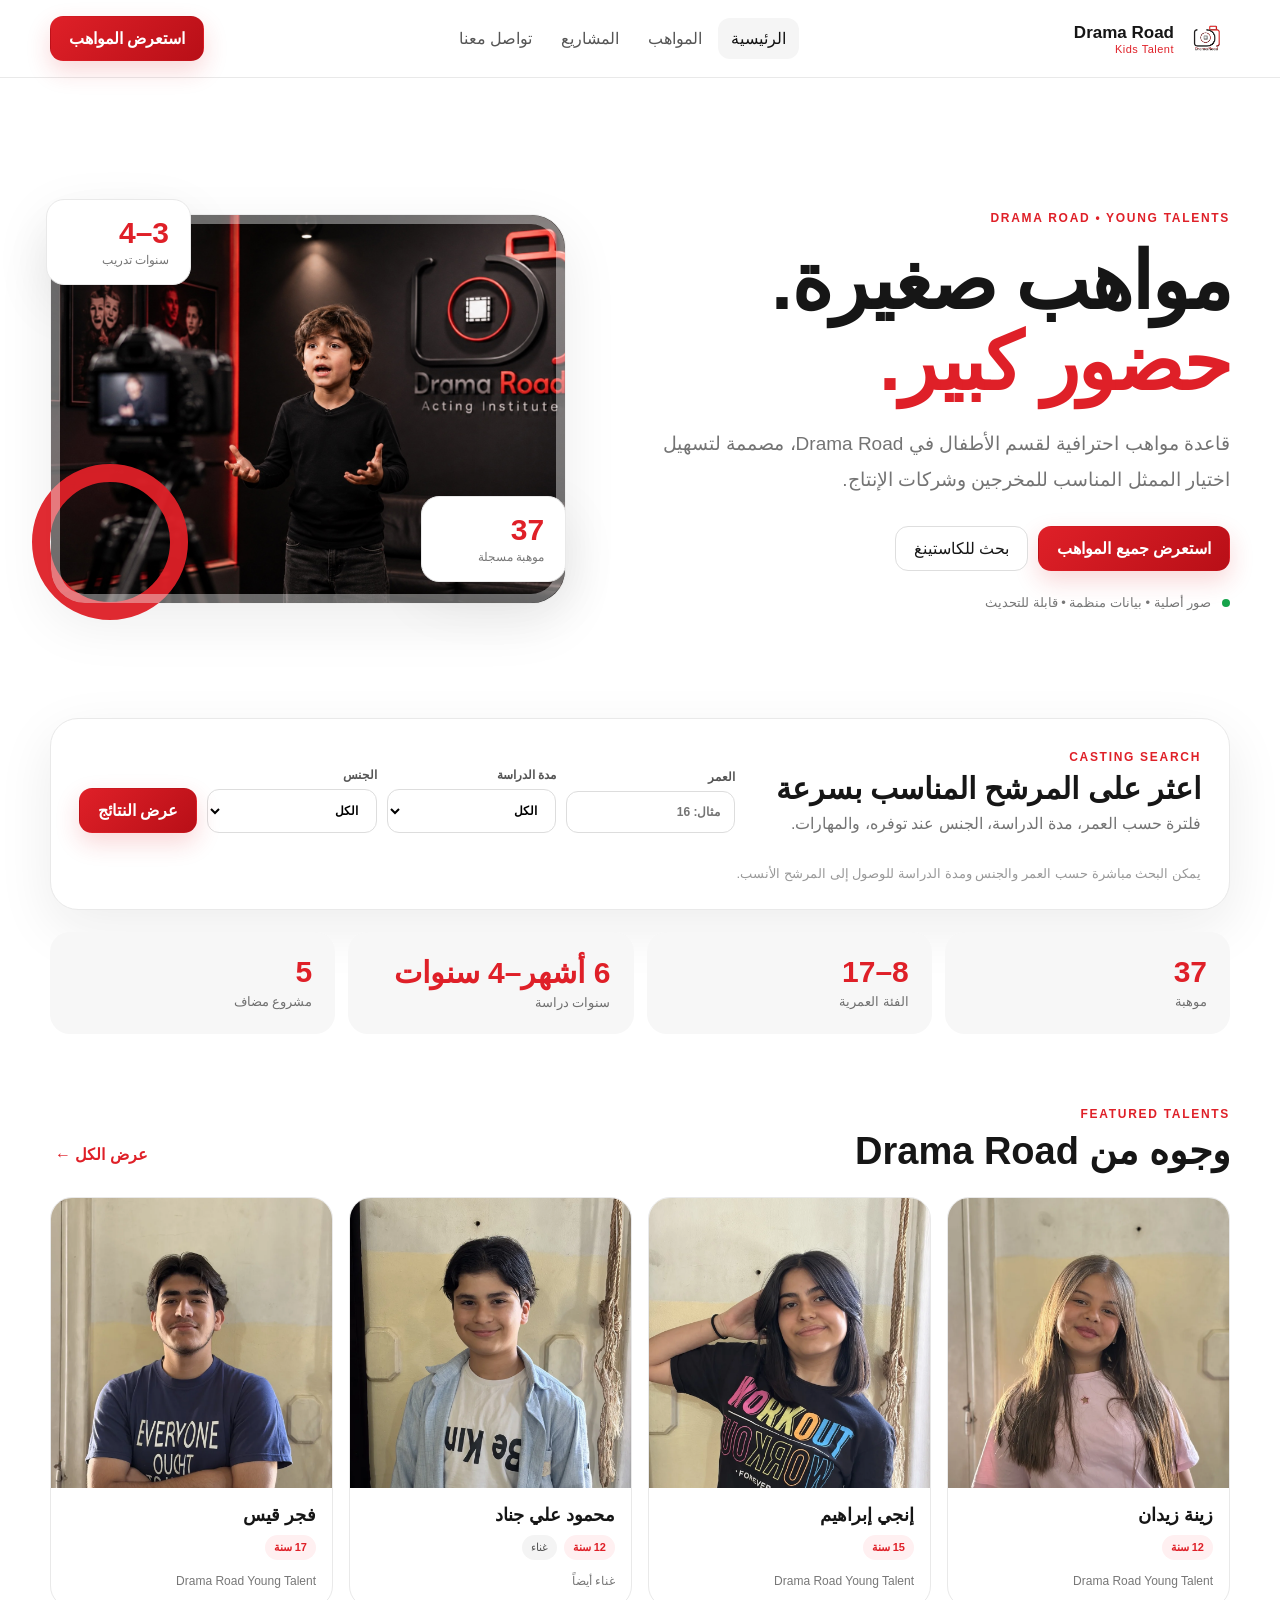
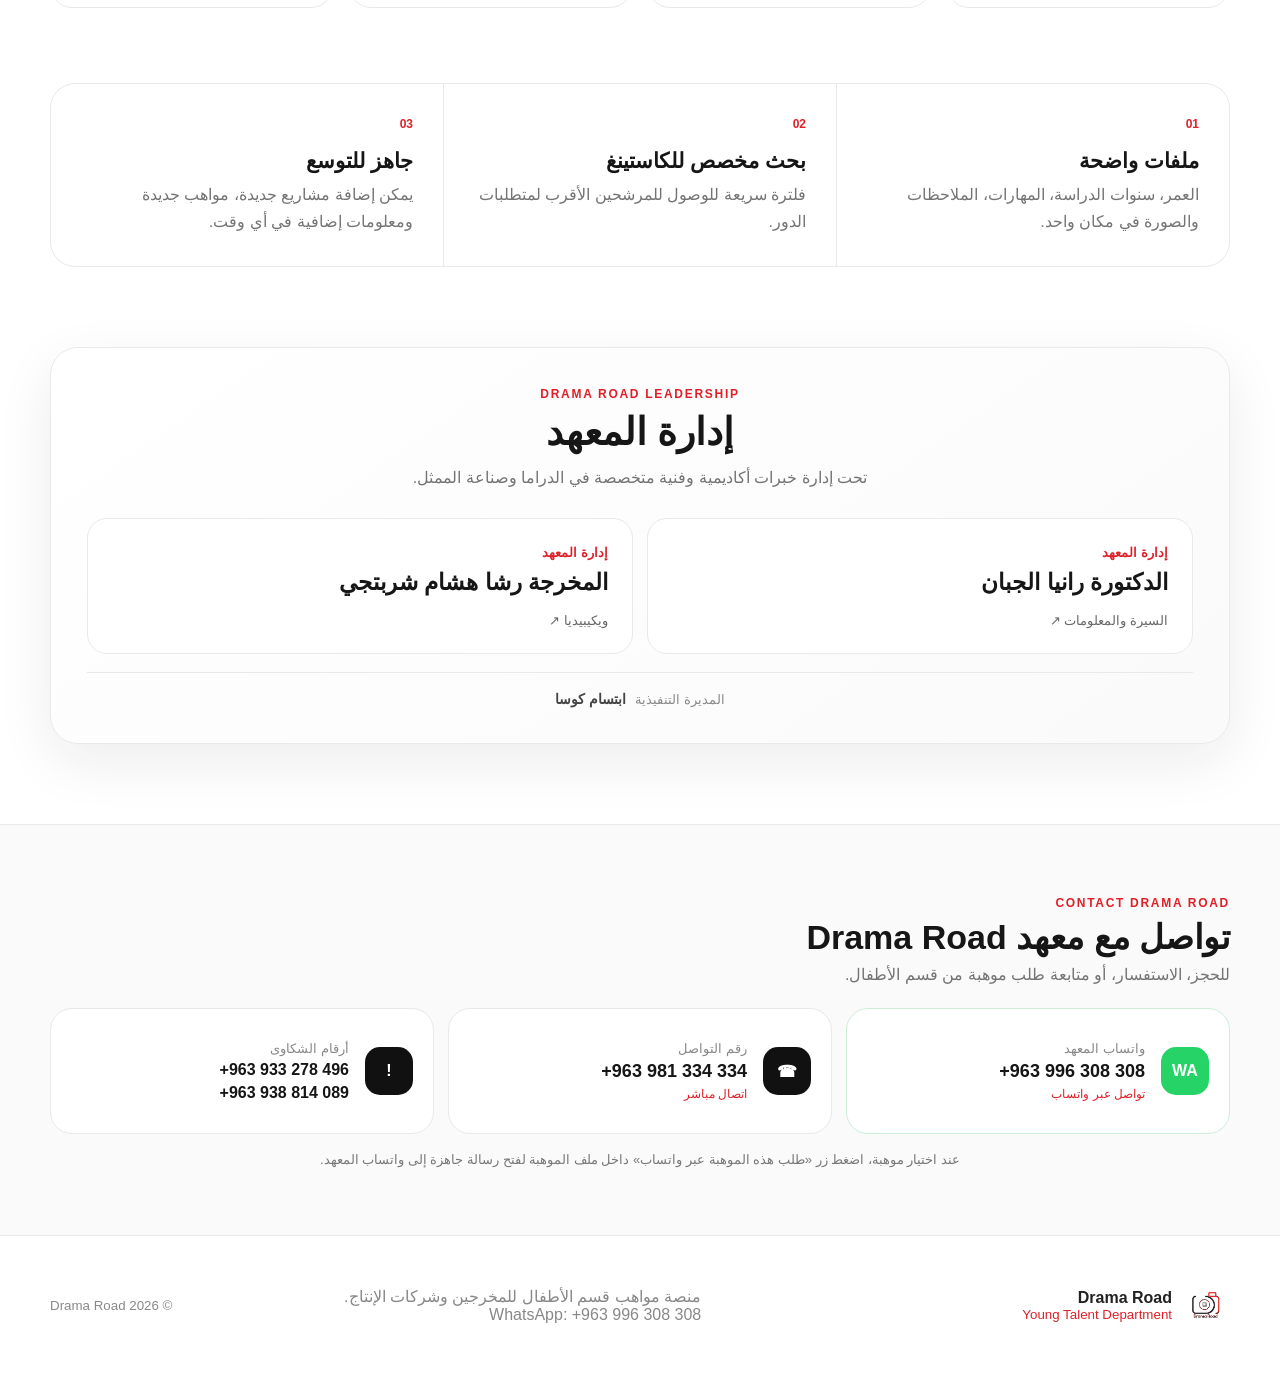
<file: index.html>
<!doctype html>
<html lang="ar" dir="rtl">
<head>
  <meta charset="utf-8">
  <meta name="viewport" content="width=device-width,initial-scale=1,viewport-fit=cover">
  <meta name="theme-color" content="#ffffff">
  <meta name="description" content="Drama Road Kids - قاعدة مواهب قسم الأطفال في معهد Drama Road">
  <title>Drama Road Kids | المواهب</title>
  <link rel="stylesheet" href="style.css">
</head>
<body>
<header class="topbar">
  <button class="brand" data-view="home" aria-label="Drama Road Home">
    <img src="logo.webp" alt="Drama Road">
    <span><b>Drama Road</b><small>Kids Talent</small></span>
  </button>
  <nav>
    <button data-view="home" class="nav-btn active">الرئيسية</button>
    <button data-view="talents" class="nav-btn">المواهب</button>
    <button data-view="projects" class="nav-btn">المشاريع</button>
    <button data-scroll="contact" class="nav-btn">تواصل معنا</button>
  </nav>
  <button class="primary desktop-cta" data-view="talents">استعرض المواهب</button>
</header>

<main>
  <section id="home" class="view active">
    <div class="hero shell">
      <div class="hero-copy">
        <span class="eyebrow">DRAMA ROAD • YOUNG TALENTS</span>
        <h1>مواهب صغيرة.<br><em>حضور كبير.</em></h1>
        <p>قاعدة مواهب احترافية لقسم الأطفال في Drama Road، مصممة لتسهيل اختيار الممثل المناسب للمخرجين وشركات الإنتاج.</p>
        <div class="hero-actions">
          <button class="primary" data-view="talents">استعرض جميع المواهب</button>
          <button class="ghost" data-scroll="casting">بحث للكاستينغ</button>
        </div>
        <div class="trust"><i></i> صور أصلية • بيانات منظمة • قابلة للتحديث</div>
      </div>
      <div class="hero-visual">
        <div class="portrait-frame"><img src="hero-drama-road.jpeg" alt="طفل أثناء تدريب تمثيل في معهد Drama Road"></div>
        <div class="float-card"><strong>20</strong><span>موهبة مسجلة</span></div>
        <div class="float-card second"><strong>3–4</strong><span>سنوات تدريب</span></div>
      </div>
    </div>

    <div id="casting" class="casting shell">
      <div class="casting-intro">
        <span class="eyebrow">CASTING SEARCH</span>
        <h2>اعثر على المرشح المناسب بسرعة</h2>
        <p>فلترة حسب العمر، مدة الدراسة، الجنس عند توفره، والمهارات.</p>
      </div>
      <div class="casting-controls">
        <label>العمر<input id="quickAge" type="number" min="0.5" max="25" step="0.5" placeholder="مثال: 16"></label>
        <label>مدة الدراسة<select id="quickYears"><option value="">الكل</option><option value="0.5">6 أشهر</option><option value="3">3 سنوات</option><option value="4">4 سنوات</option></select></label>
        <label>الجنس<select id="quickGender"><option value="">الكل</option><option value="أنثى">بنت</option><option value="ذكر">ولد</option></select></label>
        <button class="primary" id="quickSearch">عرض النتائج</button>
      </div>
      <small class="privacy-note">يمكن البحث مباشرة حسب العمر والجنس ومدة الدراسة للوصول إلى المرشح الأنسب.</small>
    </div>

    <div class="stats shell">
      <article><b id="talentCount">20</b><span>موهبة</span></article>
      <article><b>8–17</b><span>الفئة العمرية</span></article>
      <article><b>3–4</b><span>سنوات دراسة</span></article>
      <article><b id="projectCount">0</b><span>مشروع مضاف</span></article>
    </div>

    <section class="home-talents shell">
      <div class="section-heading"><div><span class="eyebrow">FEATURED TALENTS</span><h2>وجوه من Drama Road</h2></div><button class="text-btn" data-view="talents">عرض الكل ←</button></div>
      <div id="featuredGrid" class="talent-grid"></div>
    </section>

    <section class="why shell">
      <article><span>01</span><h3>ملفات واضحة</h3><p>العمر، سنوات الدراسة، المهارات، الملاحظات والصورة في مكان واحد.</p></article>
      <article><span>02</span><h3>بحث مخصص للكاستينغ</h3><p>فلترة سريعة للوصول للمرشحين الأقرب لمتطلبات الدور.</p></article>
      <article><span>03</span><h3>جاهز للتوسع</h3><p>يمكن إضافة مشاريع جديدة، مواهب جديدة ومعلومات إضافية في أي وقت.</p></article>
    </section>

    <section class="leadership shell" aria-labelledby="leadership-title">
      <div class="leadership-head">
        <span class="eyebrow">DRAMA ROAD LEADERSHIP</span>
        <h2 id="leadership-title">إدارة المعهد</h2>
        <p>تحت إدارة خبرات أكاديمية وفنية متخصصة في الدراما وصناعة الممثل.</p>
      </div>
      <div class="leadership-grid">
        <a class="leader-card" href="https://elcinema.com/person/2092533/" target="_blank" rel="noopener">
          <small>إدارة المعهد</small>
          <h3>الدكتورة رانيا الجبان</h3>
          <span>السيرة والمعلومات ↗</span>
        </a>
        <a class="leader-card" href="https://ar.wikipedia.org/wiki/%D8%B1%D8%B4%D8%A7_%D8%B4%D8%B1%D8%A8%D8%AA%D8%AC%D9%8A" target="_blank" rel="noopener">
          <small>إدارة المعهد</small>
          <h3>المخرجة رشا هشام شربتجي</h3>
          <span>ويكيبيديا ↗</span>
        </a>
      </div>
      <div class="executive-note"><span>المديرة التنفيذية</span><b>ابتسام كوسا</b></div>
    </section>
  </section>

  <section id="talents" class="view shell page-section">
    <div class="section-heading page-head"><div><span class="eyebrow">TALENT DATABASE</span><h1>جميع المواهب</h1><p>20 موهبة من قسم الأطفال في Drama Road.</p></div></div>
    <div class="filter-bar">
      <input id="nameFilter" placeholder="بحث بالاسم...">
      <input id="ageFilter" type="number" min="0.5" max="25" step="0.5" placeholder="العمر">
      <select id="yearsFilter"><option value="">مدة الدراسة</option><option value="0.5">6 أشهر</option><option value="3">3 سنوات</option><option value="4">4 سنوات</option></select>
      <select id="genderFilter"><option value="">الجنس</option><option value="أنثى">بنت</option><option value="ذكر">ولد</option></select>
      <input id="skillFilter" placeholder="المهارة...">
      <button id="clearFilters">مسح</button>
    </div>
    <div class="results-row"><span id="resultsInfo"></span><button id="sortBtn" class="text-btn">ترتيب حسب العمر ↑</button></div>
    <div id="talentGrid" class="talent-grid"></div>
  </section>

  <section id="projects" class="view shell page-section">
    <div class="section-heading page-head"><div><span class="eyebrow">PORTFOLIO</span><h1>الأعمال والمشاريع</h1><p>سجل أعمال المواهب والأدوار التي شاركوا بها.</p></div></div>
    <div id="projectsGrid" class="project-grid"></div>
  </section>


  <section id="contact" class="contact-section">
    <div class="shell">
      <div class="section-heading contact-heading"><div><span class="eyebrow">CONTACT DRAMA ROAD</span><h2>تواصل مع معهد Drama Road</h2><p>للحجز، الاستفسار، أو متابعة طلب موهبة من قسم الأطفال.</p></div></div>
      <div class="contact-grid">
        <a class="contact-card whatsapp" href="https://wa.me/963996308308" target="_blank" rel="noopener">
          <span class="contact-icon">WA</span><div><small>واتساب المعهد</small><b dir="ltr">+963 996 308 308</b><em>تواصل عبر واتساب</em></div>
        </a>
        <a class="contact-card" href="tel:+963981334334">
          <span class="contact-icon">☎</span><div><small>رقم التواصل</small><b dir="ltr">+963 981 334 334</b><em>اتصال مباشر</em></div>
        </a>
        <div class="contact-card complaints">
          <span class="contact-icon">!</span><div><small>أرقام الشكاوى</small><a href="tel:+963933278496" dir="ltr">+963 933 278 496</a><a href="tel:+963938814089" dir="ltr">+963 938 814 089</a></div>
        </div>
      </div>
      <p class="contact-note">عند اختيار موهبة، اضغط زر «طلب هذه الموهبة عبر واتساب» داخل ملف الموهبة لفتح رسالة جاهزة إلى واتساب المعهد.</p>
    </div>
  </section>

</main>

<div id="profileModal" class="modal" aria-hidden="true"><div class="profile-card"><button class="close" id="closeProfile">×</button><div id="profileContent"></div></div></div>

<footer><div class="footer-inner shell"><div class="footer-brand"><img src="logo.webp" alt="Drama Road"><span><b>Drama Road</b><small>Young Talent Department</small></span></div><p>منصة مواهب قسم الأطفال للمخرجين وشركات الإنتاج.<br><span dir="ltr">WhatsApp: +963 996 308 308</span></p><small>© <span id="year"></span> Drama Road</small></div></footer>
<script src="app.js"></script>
<script src="extra-students.js"></script>
</body>
</html>
</file>
<file: style.css>
:root{--red:#df2028;--red2:#b80f17;--ink:#161616;--muted:#747474;--line:#e9e9e9;--soft:#f7f7f7;--white:#fff;--shadow:0 18px 55px rgba(20,20,20,.08)}*{box-sizing:border-box}html{scroll-behavior:smooth}body{margin:0;background:#fff;color:var(--ink);font-family:-apple-system,BlinkMacSystemFont,"Segoe UI",Tahoma,Arial,sans-serif}button,input,select,textarea{font:inherit}button{cursor:pointer;color:inherit}.shell{width:min(1180px,calc(100% - 40px));margin-inline:auto}.topbar{position:sticky;top:0;z-index:50;height:78px;padding:0 max(20px,calc((100vw - 1180px)/2));display:flex;align-items:center;gap:26px;background:rgba(255,255,255,.94);backdrop-filter:blur(16px);border-bottom:1px solid var(--line)}.brand{display:flex;align-items:center;gap:10px;border:0;background:none;padding:0;min-width:190px;text-align:right}.brand img{width:46px;height:46px;object-fit:contain}.brand span{display:flex;flex-direction:column}.brand b{font-size:17px}.brand small{font-size:11px;color:var(--red);letter-spacing:.5px}nav{display:flex;gap:3px;flex:1;justify-content:center}.nav-btn{border:0;background:none;padding:11px 13px;border-radius:12px;color:#555}.nav-btn.active,.nav-btn:hover{background:#f5f5f5;color:#111}.primary,.ghost,.secondary,.text-btn{border-radius:13px;padding:12px 18px;border:1px solid transparent}.primary{background:linear-gradient(135deg,var(--red),var(--red2));color:#fff;font-weight:800;box-shadow:0 10px 24px rgba(223,32,40,.18)}.primary:hover{transform:translateY(-1px)}.ghost,.secondary{background:#fff;border-color:#dedede}.text-btn{background:none;padding:8px 4px;color:var(--red);font-weight:700}.desktop-cta{white-space:nowrap}.view{display:none}.view.active{display:block}.hero{min-height:640px;display:grid;grid-template-columns:1.07fr .93fr;align-items:center;gap:70px;padding-block:70px 48px}.eyebrow{font-size:12px;color:var(--red);font-weight:900;letter-spacing:1.7px}.hero h1{font-size:clamp(48px,6.2vw,82px);line-height:1.02;margin:16px 0 22px;letter-spacing:-2px}.hero h1 em{font-style:normal;color:var(--red)}.hero-copy>p{max-width:650px;color:var(--muted);font-size:19px;line-height:1.9;margin:0}.hero-actions{display:flex;gap:10px;margin-top:28px}.trust{margin-top:24px;color:#777;font-size:13px}.trust i{display:inline-block;width:8px;height:8px;background:#16a34a;border-radius:50%;margin-left:7px}.hero-visual{position:relative;min-height:505px}.portrait-frame{position:absolute;inset:15px 35px 5px 0;border-radius:34px 34px 90px 34px;overflow:hidden;background:#f4f4f4;border:1px solid #eee}.portrait-frame:before{content:"";position:absolute;inset:0;box-shadow:inset 0 0 0 9px rgba(255,255,255,.4);z-index:1;border-radius:inherit}.portrait-frame img{width:100%;height:100%;object-fit:cover;object-position:center 25%}.hero-visual:after{content:"";position:absolute;width:120px;height:120px;border:18px solid var(--red);border-radius:50%;left:0;bottom:25px;opacity:.95}.float-card{position:absolute;right:0;bottom:70px;background:#fff;border:1px solid var(--line);box-shadow:var(--shadow);border-radius:18px;padding:16px 21px;z-index:2;min-width:145px}.float-card strong{display:block;font-size:30px;color:var(--red)}.float-card span{font-size:12px;color:#777}.float-card.second{right:auto;left:5px;top:50px;bottom:auto}.casting{border:1px solid var(--line);border-radius:28px;padding:28px;display:grid;grid-template-columns:.8fr 1.2fr;gap:28px;box-shadow:var(--shadow);background:#fff}.casting h2{margin:6px 0 8px;font-size:30px}.casting p{margin:0;color:var(--muted)}.casting-controls{display:grid;grid-template-columns:1fr 1fr 1fr auto;gap:10px;align-items:end}.casting-controls label,.form-card label{font-size:12px;font-weight:800;color:#555}.casting input,.casting select,.filter-bar input,.filter-bar select,.form-card input,.form-card select,.form-card textarea{width:100%;margin-top:7px;padding:13px 14px;border:1px solid #ddd;border-radius:12px;background:#fff;outline:none}.casting input:focus,.casting select:focus,.filter-bar input:focus,.filter-bar select:focus,.form-card input:focus,.form-card select:focus,.form-card textarea:focus{border-color:#bbb;box-shadow:0 0 0 3px #f5f5f5}.privacy-note{grid-column:1/-1;color:#999;margin-top:5px}.stats{display:grid;grid-template-columns:repeat(4,1fr);gap:13px;padding-block:22px 70px}.stats article{background:var(--soft);border-radius:20px;padding:23px}.stats b{display:block;font-size:30px;color:var(--red);margin-bottom:3px}.stats span{font-size:13px;color:#707070}.section-heading{display:flex;align-items:end;justify-content:space-between;gap:20px}.section-heading h2,.section-heading h1{margin:7px 0 0;font-size:38px}.section-heading p{color:var(--muted);margin:8px 0 0}.home-talents{padding-bottom:75px}.talent-grid{display:grid;grid-template-columns:repeat(4,1fr);gap:16px;margin-top:24px}.talent-card{border:1px solid var(--line);border-radius:22px;overflow:hidden;background:#fff;transition:.2s;cursor:pointer}.talent-card:hover{transform:translateY(-4px);box-shadow:var(--shadow)}.talent-photo{height:290px;background:#f3f3f3;overflow:hidden;position:relative}.talent-photo img{width:100%;height:100%;object-fit:cover;object-position:center 22%;transition:.3s}.talent-card:hover .talent-photo img{transform:scale(1.025)}.years-badge{position:absolute;top:13px;right:13px;background:rgba(255,255,255,.92);backdrop-filter:blur(8px);padding:7px 9px;border-radius:99px;font-size:11px;font-weight:800}.talent-body{padding:16px}.talent-body h3{font-size:18px;margin:0 0 9px}.meta{display:flex;gap:7px;flex-wrap:wrap}.chip{background:#f4f4f4;border-radius:99px;padding:6px 9px;font-size:11px;color:#555}.chip.red{background:#fff0f1;color:var(--red);font-weight:800}.talent-note{margin:12px 0 0;color:#777;font-size:12px;line-height:1.6;min-height:19px}.why{display:grid;grid-template-columns:repeat(3,1fr);gap:1px;background:var(--line);border:1px solid var(--line);border-radius:25px;overflow:hidden;margin-bottom:80px}.why article{background:#fff;padding:30px}.why article>span{color:var(--red);font-size:12px;font-weight:900}.why h3{font-size:21px;margin:17px 0 8px}.why p{color:var(--muted);line-height:1.7;margin:0}.page-section{padding-block:60px 90px;min-height:75vh}.page-head{margin-bottom:24px}.filter-bar{display:grid;grid-template-columns:1.5fr .7fr .9fr .8fr 1fr auto;gap:9px;background:var(--soft);padding:12px;border-radius:17px}.filter-bar input,.filter-bar select{margin:0}.filter-bar button{background:#fff;border:1px solid #ddd;border-radius:12px;padding:10px 15px}.results-row{display:flex;align-items:center;justify-content:space-between;margin:18px 2px;color:#777}.project-grid{display:grid;grid-template-columns:repeat(3,1fr);gap:15px;margin-top:25px}.project-card{border:1px solid var(--line);border-radius:20px;padding:22px}.project-card h3{margin:7px 0}.project-card p{color:var(--muted)}.empty{grid-column:1/-1;padding:65px 25px;background:var(--soft);border-radius:22px;text-align:center;color:#888}.notice{background:#fff8e7;border:1px solid #f3dfac;border-radius:16px;padding:18px;line-height:1.7;margin-bottom:22px;color:#6d5a29}.manage-grid{display:grid;grid-template-columns:1fr 1fr;gap:18px}.form-card{border:1px solid var(--line);border-radius:24px;padding:26px;background:#fff;box-shadow:var(--shadow)}.form-card h2{margin-top:0}.form-card label{display:block;margin:13px 0}.two{display:grid;grid-template-columns:1fr 1fr;gap:12px}.modal{position:fixed;inset:0;background:rgba(0,0,0,.58);display:none;place-items:center;padding:20px;z-index:100}.modal.show{display:grid}.profile-card{position:relative;width:min(900px,100%);max-height:92vh;overflow:auto;background:#fff;border-radius:30px;padding:0}.close{position:absolute;left:18px;top:18px;width:42px;height:42px;border-radius:50%;border:1px solid #ddd;background:rgba(255,255,255,.9);font-size:25px;z-index:3}.profile-wrap{display:grid;grid-template-columns:.8fr 1.2fr;min-height:520px}.profile-image{background:#f4f4f4;min-height:520px}.profile-image img{width:100%;height:100%;object-fit:cover;object-position:center 20%}.profile-info{padding:55px 45px}.profile-info h2{font-size:42px;margin:8px 0 14px}.profile-info .meta{margin-bottom:24px}.profile-details{display:grid;grid-template-columns:1fr 1fr;gap:10px;margin:25px 0}.detail{background:var(--soft);border-radius:14px;padding:15px}.detail small{display:block;color:#999;margin-bottom:4px}.detail b{font-size:15px}.profile-projects{margin-top:25px}.profile-projects h4{margin-bottom:10px}.mini-project{padding:12px 0;border-top:1px solid var(--line)}footer{border-top:1px solid var(--line);padding:35px 0;background:#fff}.footer-inner{display:grid;grid-template-columns:1fr 1fr auto;align-items:center;gap:20px;color:#888}.footer-brand{display:flex;align-items:center;gap:10px;color:#222}.footer-brand img{width:48px;height:48px;object-fit:contain}.footer-brand span{display:flex;flex-direction:column}.footer-brand small{color:var(--red)}
@media(max-width:900px){.topbar{height:auto;min-height:70px;padding:10px 18px;gap:10px}.brand{min-width:auto}.brand span{display:none}.desktop-cta{display:none}nav{justify-content:flex-start;overflow:auto}.nav-btn{white-space:nowrap;font-size:13px;padding:9px}.hero{grid-template-columns:1fr;gap:25px;padding-top:45px}.hero-visual{min-height:440px}.hero h1{font-size:52px}.casting{grid-template-columns:1fr}.casting-controls{grid-template-columns:1fr 1fr}.casting-controls .primary{grid-column:1/-1}.stats{grid-template-columns:1fr 1fr}.talent-grid{grid-template-columns:repeat(2,1fr)}.why{grid-template-columns:1fr}.filter-bar{grid-template-columns:1fr 1fr}.filter-bar input:first-child{grid-column:1/-1}.manage-grid{grid-template-columns:1fr}.profile-wrap{grid-template-columns:1fr}.profile-image{min-height:400px;height:400px}.profile-info{padding:30px}.footer-inner{grid-template-columns:1fr;text-align:center}.footer-brand{justify-content:center}.project-grid{grid-template-columns:1fr 1fr}}
@media(max-width:560px){.shell{width:min(100% - 28px,1180px)}.topbar{overflow:hidden}.brand img{width:40px;height:40px}.hero{padding-top:34px}.hero h1{font-size:43px;letter-spacing:-1px}.hero-copy>p{font-size:16px}.hero-actions{flex-direction:column}.hero-visual{min-height:395px}.portrait-frame{inset:10px 12px 0 0}.float-card{right:2px;bottom:35px}.float-card.second{left:0;top:22px}.hero-visual:after{width:90px;height:90px;border-width:13px}.casting{padding:20px}.casting-controls{grid-template-columns:1fr}.stats{padding-bottom:52px}.talent-grid{grid-template-columns:1fr 1fr;gap:10px}.talent-photo{height:230px}.talent-body{padding:12px}.talent-body h3{font-size:16px}.chip{font-size:10px}.section-heading h2,.section-heading h1{font-size:31px}.why{margin-bottom:55px}.page-section{padding-top:40px}.filter-bar{grid-template-columns:1fr 1fr}.project-grid{grid-template-columns:1fr}.two{grid-template-columns:1fr}.profile-info h2{font-size:32px}.profile-details{grid-template-columns:1fr 1fr}.profile-image{height:360px;min-height:360px}}

.whatsapp-talent-btn{display:flex;align-items:center;gap:14px;text-decoration:none;background:#111;color:#fff;border-radius:18px;padding:15px 17px;margin:18px 0 8px;transition:.2s ease;box-shadow:0 12px 30px rgba(0,0,0,.12)}
.whatsapp-talent-btn:hover{transform:translateY(-2px);background:#181818}.whatsapp-talent-btn>span{width:48px;height:48px;border-radius:50%;display:grid;place-items:center;background:#25D366;color:#fff;font-weight:900;font-size:11px;direction:ltr}.whatsapp-talent-btn div{display:flex;flex-direction:column;gap:3px}.whatsapp-talent-btn b{font-size:16px}.whatsapp-talent-btn small{color:#cfcfcf;font-size:12px}
.contact-section{padding:68px 0;background:#fafafa;border-top:1px solid var(--line)}.contact-heading{margin-bottom:24px}.contact-heading h2{margin:6px 0 8px;font-size:34px}.contact-heading p{margin:0;color:var(--muted)}.contact-grid{display:grid;grid-template-columns:repeat(3,1fr);gap:14px}.contact-card{min-height:126px;border:1px solid var(--line);border-radius:22px;background:#fff;padding:20px;display:flex;align-items:center;gap:16px;text-decoration:none;color:var(--ink);transition:.2s ease}.contact-card:hover{transform:translateY(-2px);box-shadow:var(--shadow)}.contact-card.whatsapp{border-color:#cdeed9}.contact-icon{flex:0 0 48px;height:48px;border-radius:15px;background:#111;color:#fff;display:grid;place-items:center;font-weight:900;direction:ltr}.contact-card.whatsapp .contact-icon{background:#25D366}.contact-card>div{display:flex;flex-direction:column;gap:5px}.contact-card small{color:#888}.contact-card b{font-size:18px}.contact-card em{font-style:normal;color:var(--red);font-size:12px}.contact-card.complaints a{color:var(--ink);font-weight:700;text-decoration:none}.contact-card.complaints a:hover{color:var(--red)}.contact-note{text-align:center;color:#777;font-size:13px;margin:18px 0 0}
@media(max-width:900px){.contact-grid{grid-template-columns:1fr}.contact-card{min-height:auto}.contact-heading h2{font-size:30px}}

/* Updated hero image + institute leadership */
.hero-visual{min-height:430px}.portrait-frame{inset:20px 0 20px 0;border-radius:34px;box-shadow:var(--shadow)}.portrait-frame img{object-position:center center}.hero-visual:after{bottom:4px;left:-18px}.float-card{bottom:42px}.float-card.second{top:5px;left:-4px}
.leadership{margin-bottom:80px;padding:36px;border:1px solid var(--line);border-radius:28px;background:linear-gradient(145deg,#fff,#fafafa);box-shadow:var(--shadow)}.leadership-head{text-align:center;max-width:720px;margin:0 auto 26px}.leadership-head h2{font-size:38px;margin:8px 0 10px}.leadership-head p{margin:0;color:var(--muted);line-height:1.8}.leadership-grid{display:grid;grid-template-columns:1fr 1fr;gap:14px}.leader-card{display:block;text-decoration:none;color:var(--ink);border:1px solid var(--line);background:#fff;border-radius:20px;padding:24px;transition:.2s ease}.leader-card:hover{transform:translateY(-3px);box-shadow:var(--shadow);border-color:#ddd}.leader-card small{color:var(--red);font-weight:800}.leader-card h3{font-size:23px;margin:8px 0 15px}.leader-card span{font-size:13px;color:#666}.executive-note{margin-top:18px;padding-top:18px;border-top:1px solid var(--line);display:flex;justify-content:center;align-items:center;gap:9px;font-size:13px;color:#888}.executive-note b{color:#444;font-size:14px}
@media(max-width:900px){.hero-visual{min-height:390px}.leadership{padding:26px}.leadership-grid{grid-template-columns:1fr}.leadership-head h2{font-size:32px}}
@media(max-width:560px){.hero-visual{min-height:280px}.portrait-frame{inset:8px 0 8px 0;border-radius:24px}.hero-visual:after{width:70px;height:70px;border-width:10px;left:-8px;bottom:-4px}.float-card{bottom:18px}.float-card.second{top:0}.leadership{padding:22px 16px;margin-bottom:50px}.leadership-head h2{font-size:28px}.leader-card{padding:20px}.leader-card h3{font-size:20px}.executive-note{flex-direction:column;gap:3px}}

.project-link-btn{display:inline-flex;align-items:center;justify-content:center;margin-top:10px;padding:10px 14px;border-radius:12px;background:var(--red);color:#fff;text-decoration:none;font-weight:800;font-size:13px}.project-link-btn:hover{background:var(--red2)}

.profile-title-row{display:flex;align-items:center;justify-content:space-between;gap:14px;flex-wrap:wrap;margin:8px 0 14px}.profile-title-row h2{margin:0}.profile-projects-jump{border:0;border-radius:14px;background:var(--red);color:#fff;padding:11px 15px;font:inherit;font-size:13px;font-weight:900;cursor:pointer;white-space:nowrap;box-shadow:0 8px 20px rgba(229,32,38,.18);transition:.2s ease}.profile-projects-jump:hover{transform:translateY(-1px);background:var(--red2)}@media(max-width:560px){.profile-title-row{align-items:stretch}.profile-title-row h2{width:100%}.profile-projects-jump{width:100%;padding:13px 15px;font-size:14px}}


/* Profile UX update: compact info + project button beside student name */
.profile-title-row{display:flex;align-items:center;justify-content:flex-start;gap:12px;flex-wrap:nowrap;margin:8px 0 14px}
.profile-title-row h2{margin:0;flex:0 1 auto;min-width:0}
.profile-projects-jump{flex:0 0 auto;border:1px solid #ffd7da;border-radius:999px;background:#fff1f2;color:var(--red);padding:8px 13px;font-size:12px;font-weight:900;box-shadow:none}
.profile-projects-jump:hover{background:var(--red);color:#fff;transform:none}
.compact-detail{padding:10px 12px;min-height:70px;display:flex;flex-direction:column;justify-content:center}
.compact-detail small{margin-bottom:3px;font-size:11px}
.compact-detail b{font-size:14px;line-height:1.45}
@media(max-width:560px){
  .profile-info{padding:25px 22px 30px}
  .profile-info h2{font-size:29px;line-height:1.15}
  .profile-title-row{gap:8px;align-items:center;flex-wrap:nowrap}
  .profile-title-row h2{width:auto;flex:1 1 auto}
  .profile-projects-jump{width:auto;max-width:42%;padding:7px 10px;font-size:11px;line-height:1.2}
  .profile-details{gap:8px;margin:18px 0}
  .compact-detail{min-height:62px;padding:8px 10px;border-radius:12px}
  .compact-detail small{font-size:10px}
  .compact-detail b{font-size:13px}
}

/* Projects UX: medium circular student photo; talent cards keep photo clean */
.project-card-with-photo{padding:20px}
.project-student-row{display:flex;align-items:center;gap:14px;margin-bottom:14px}
.project-student-photo{width:84px;height:84px;border-radius:50%;object-fit:cover;object-position:center 20%;border:3px solid #fff;box-shadow:0 6px 18px rgba(0,0,0,.10);background:#f3f3f3;flex:0 0 auto}
.project-student-meta{display:flex;flex-direction:column;gap:5px;min-width:0}
.project-student-meta b{font-size:17px;line-height:1.35}
.project-card-with-photo h3{margin-top:6px}
@media(max-width:560px){.project-student-photo{width:76px;height:76px}.project-student-meta b{font-size:16px}}
</file>
